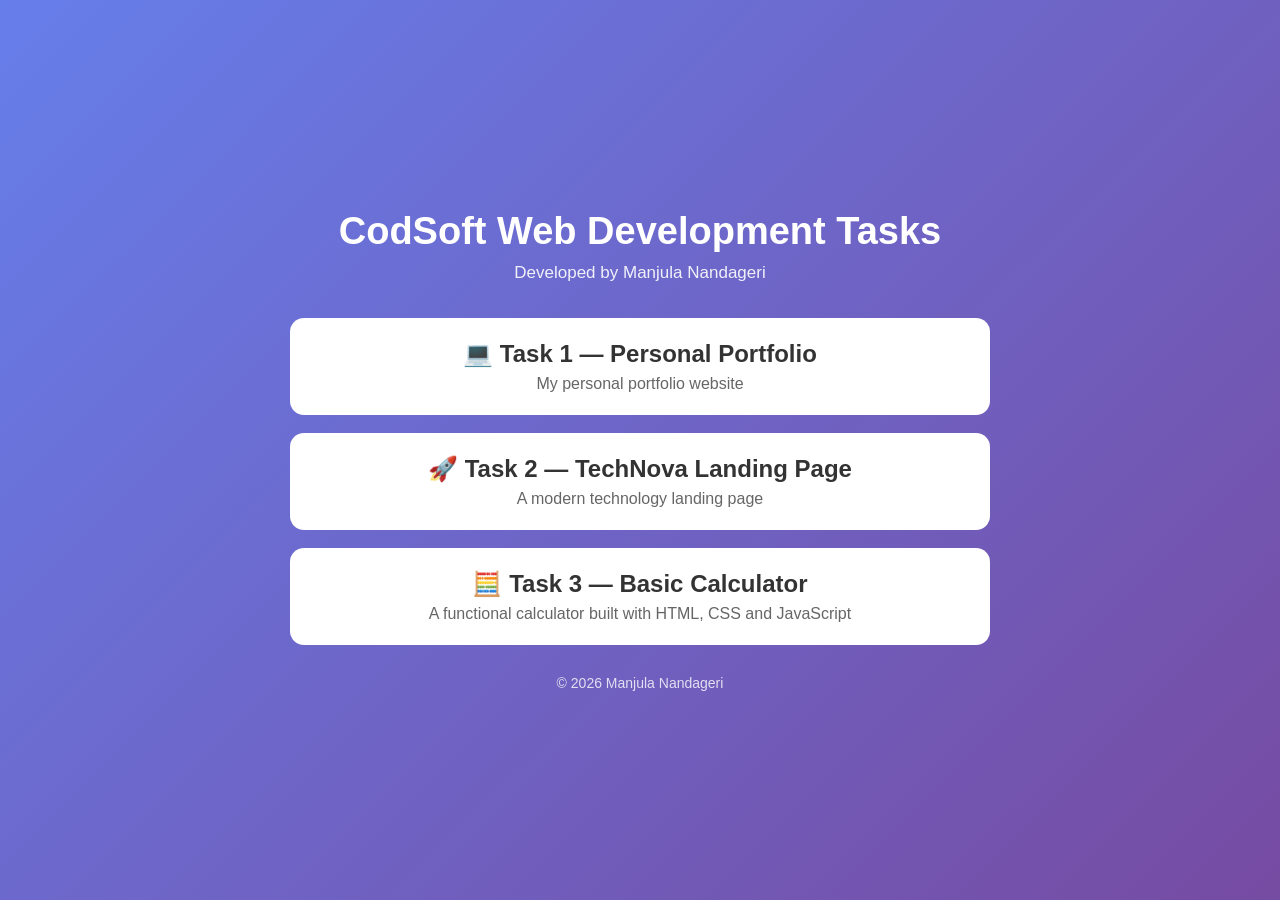
<file: index.html>
<!DOCTYPE html>
<html lang="en">
<head>
    <meta charset="UTF-8">
    <meta name="viewport" content="width=device-width, initial-scale=1.0">
    <title>Manjula | CodSoft Web Development Tasks</title>

    <style>
        * {
            box-sizing: border-box;
            margin: 0;
            padding: 0;
        }

        body {
            font-family: Arial, sans-serif;
            min-height: 100vh;
            display: flex;
            justify-content: center;
            align-items: center;
            background: linear-gradient(135deg, #667eea, #764ba2);
            color: white;
        }

        .container {
            width: 90%;
            max-width: 750px;
            text-align: center;
            padding: 40px 25px;
        }

        h1 {
            font-size: 38px;
            margin-bottom: 10px;
        }

        .subtitle {
            font-size: 17px;
            margin-bottom: 35px;
            opacity: 0.9;
        }

        .tasks {
            display: grid;
            gap: 18px;
        }

        .task {
            display: block;
            padding: 22px;
            background: white;
            color: #333;
            text-decoration: none;
            border-radius: 14px;
            transition: 0.3s;
        }

        .task:hover {
            transform: translateY(-4px);
            box-shadow: 0 10px 25px rgba(0, 0, 0, 0.2);
        }

        .task h2 {
            margin-bottom: 7px;
        }

        .task p {
            color: #666;
        }

        footer {
            margin-top: 30px;
            font-size: 14px;
            opacity: 0.8;
        }
    </style>
</head>

<body>

    <div class="container">

        <h1>CodSoft Web Development Tasks</h1>

        <p class="subtitle">
            Developed by Manjula Nandageri
        </p>

        <div class="tasks">

            <a href="Task1-portfolio/" class="task">
                <h2>💻 Task 1 — Personal Portfolio</h2>
                <p>My personal portfolio website</p>
            </a>

            <a href="Task2-Landing%20Page/" class="task">
                <h2>🚀 Task 2 — TechNova Landing Page</h2>
                <p>A modern technology landing page</p>
            </a>

            <a href="Task3-Calculator/" class="task">
                <h2>🧮 Task 3 — Basic Calculator</h2>
                <p>A functional calculator built with HTML, CSS and JavaScript</p>
            </a>

        </div>

        <footer>
            © 2026 Manjula Nandageri
        </footer>

    </div>

</body>
</html>
</file>
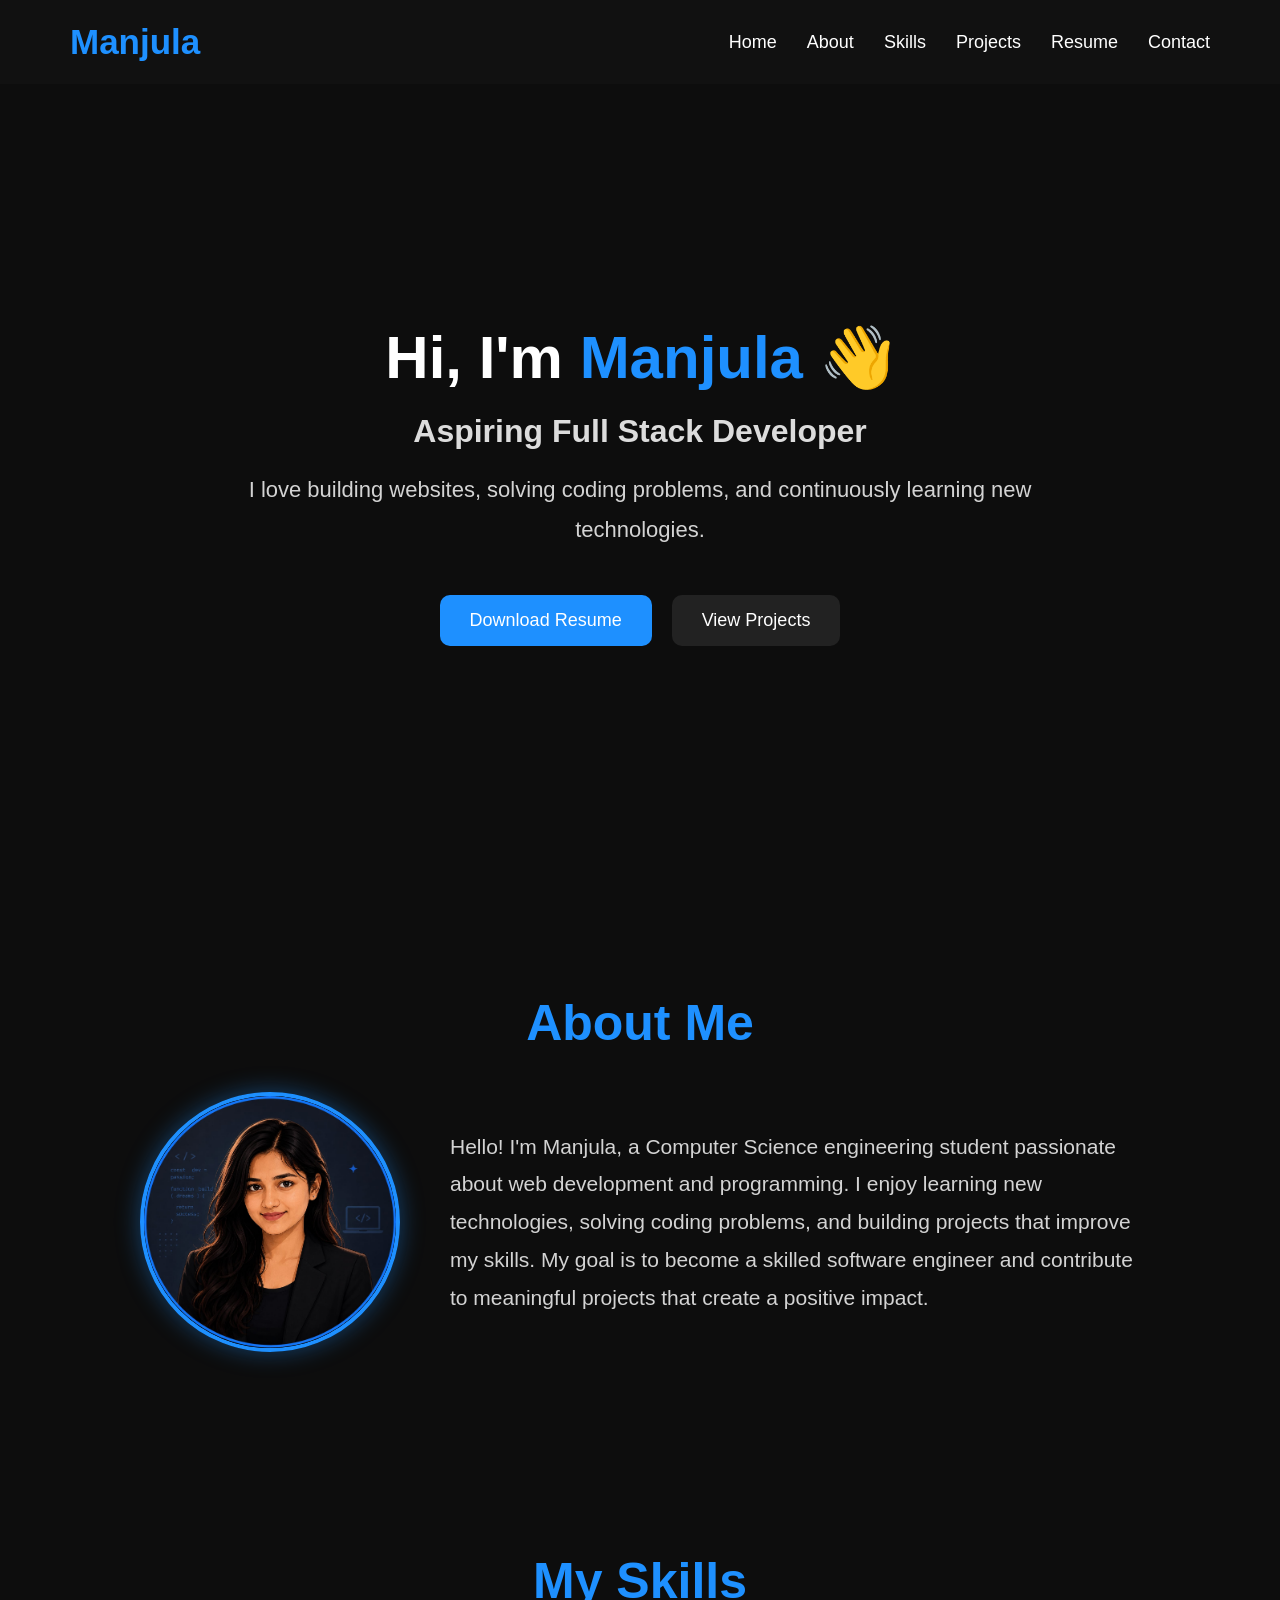
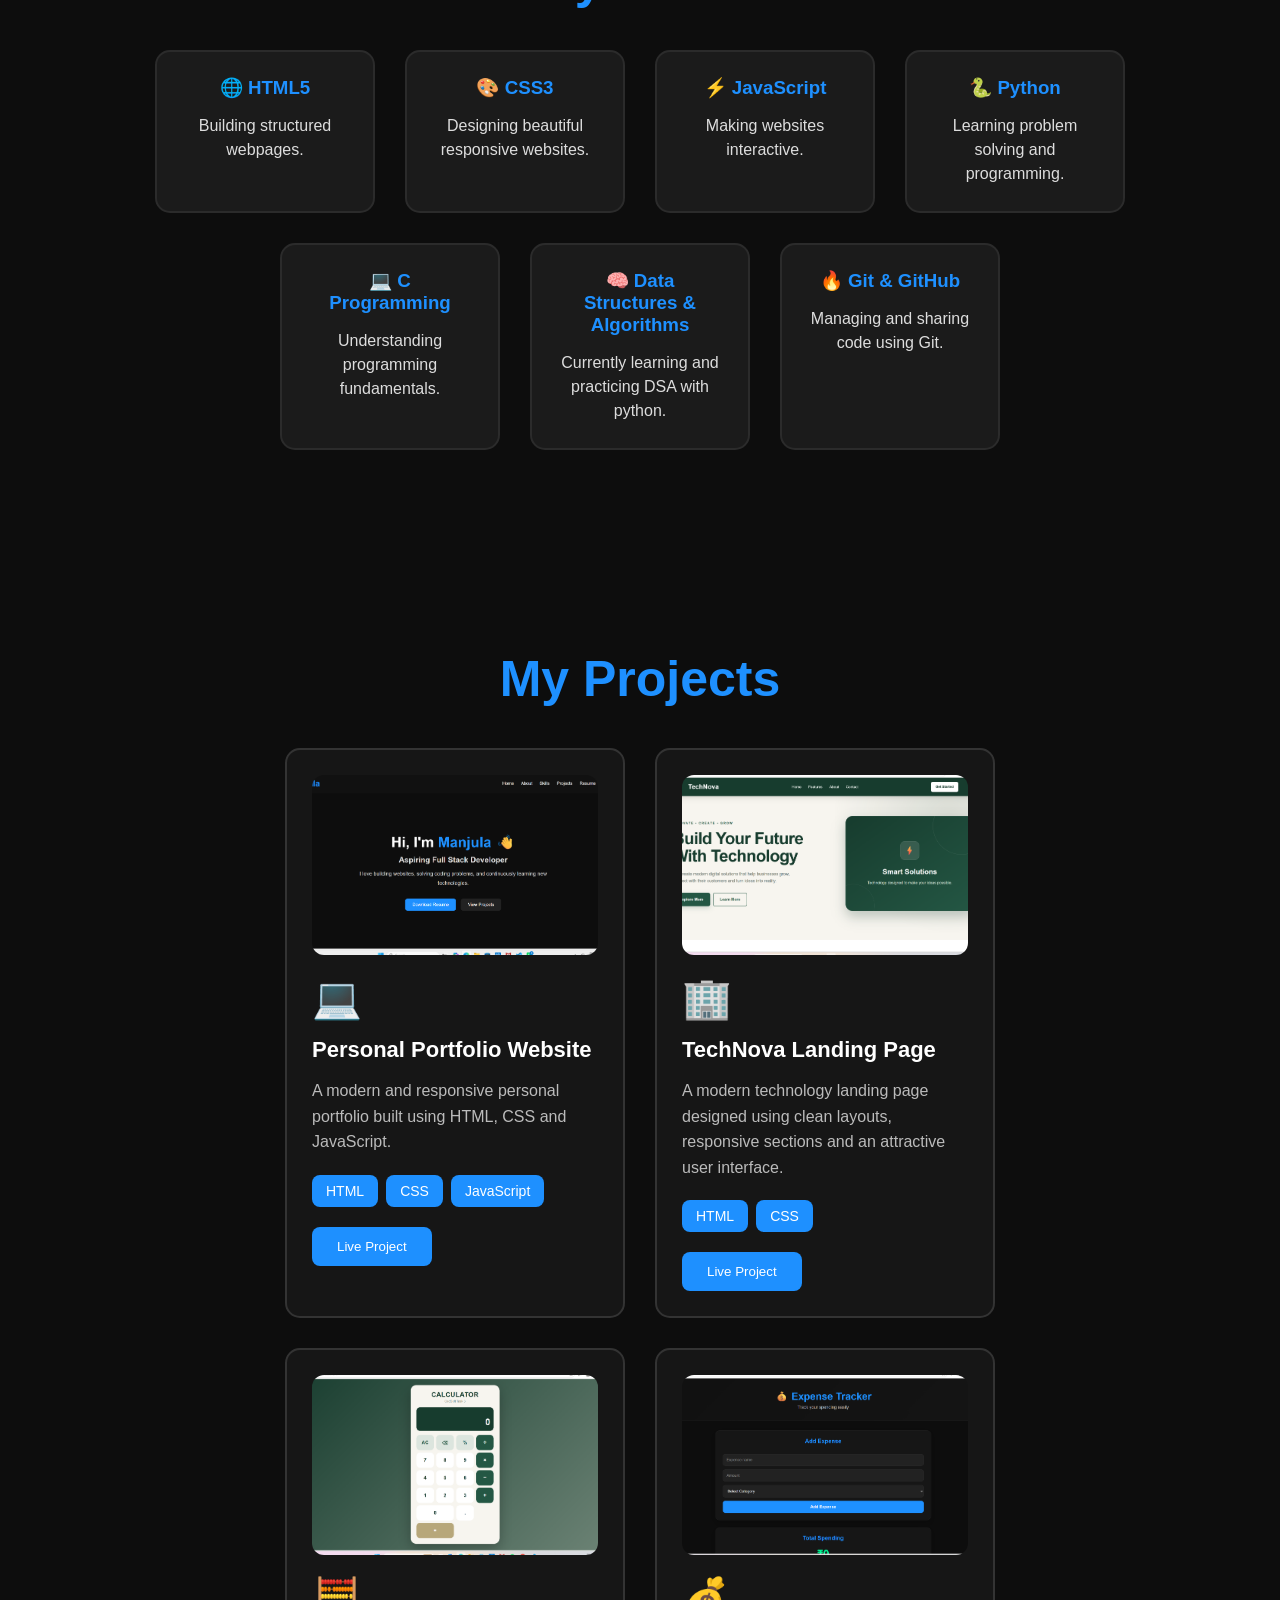
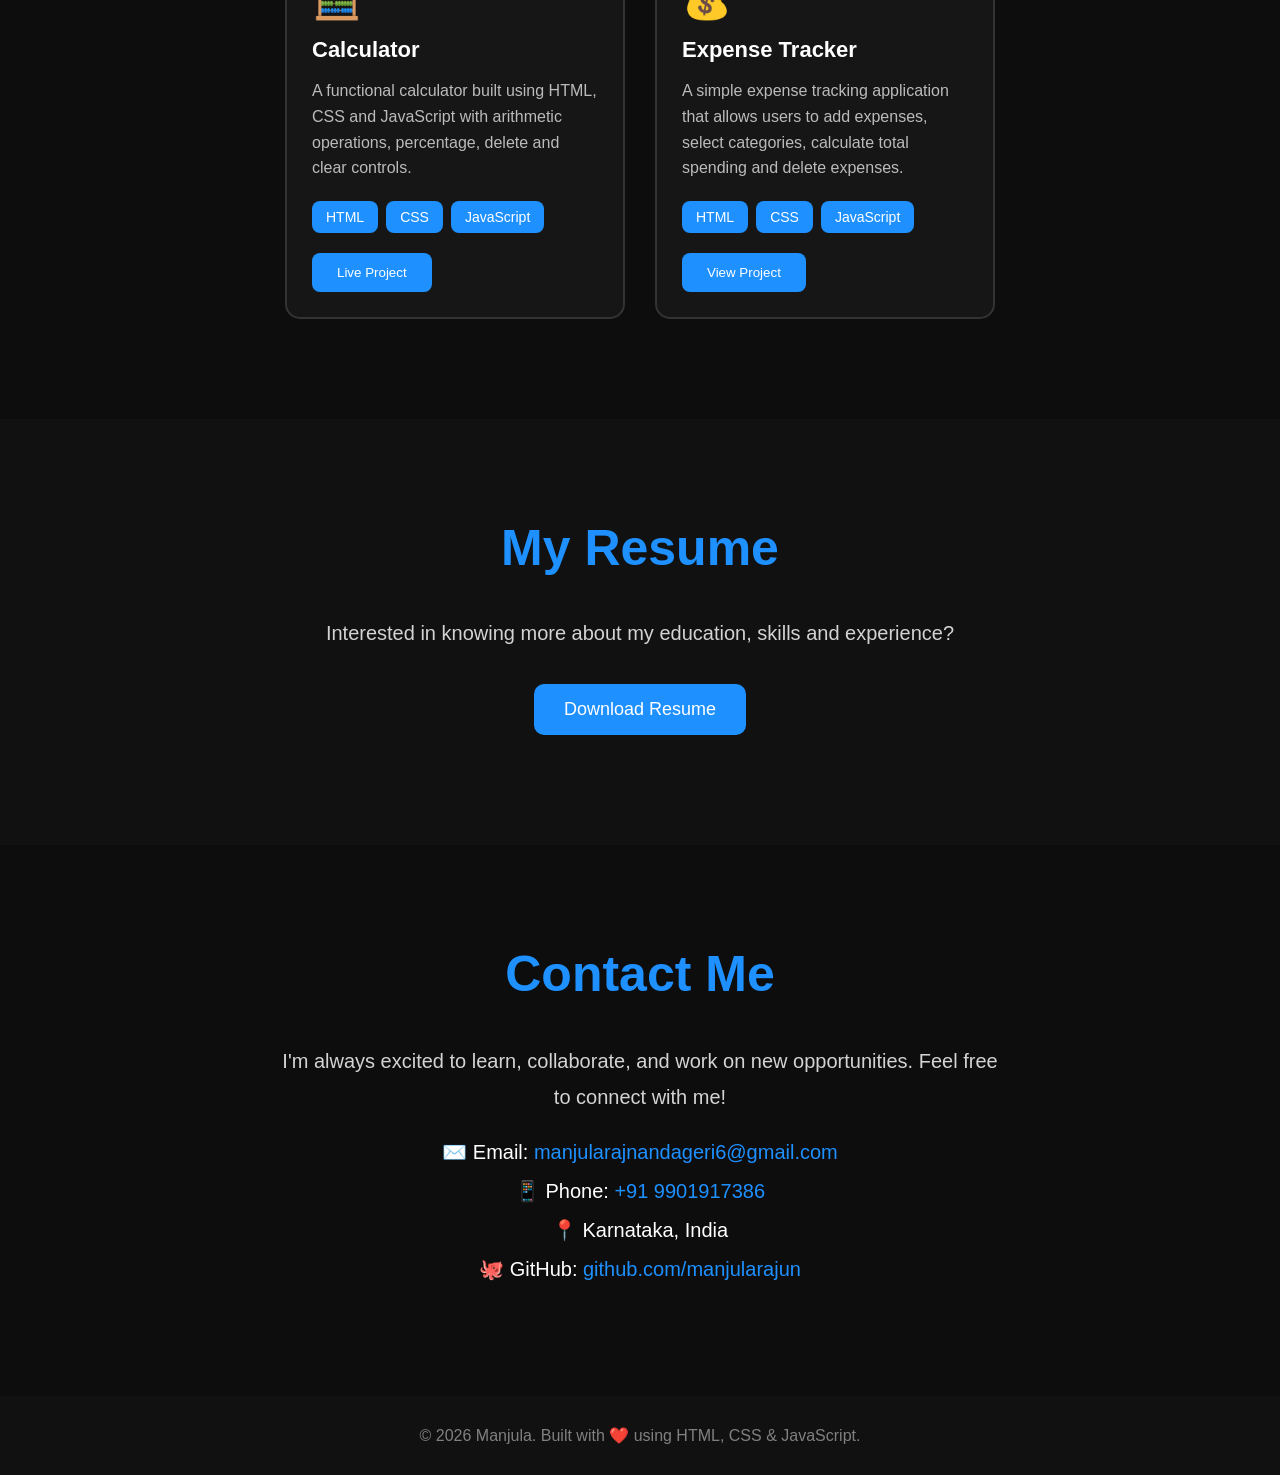
<file: Task1-portfolio/index.html>
<!DOCTYPE html>
<html lang="en">

<head>
    <meta charset="UTF-8">
    <meta name="viewport" content="width=device-width, initial-scale=1.0">

    <title>Project Eclipse | Manjula</title>

    <link rel="stylesheet" href="style.css">
</head>

<body>

    <header>
        <nav>
            <h2>Manjula</h2>

            <ul>
                <li><a href="#home">Home</a></li>
                <li><a href="#about">About</a></li>
                <li><a href="#skills">Skills</a></li>
                <li><a href="#projects">Projects</a></li>
                <li><a href="#resume">Resume</a></li>
                <li><a href="#contact">Contact</a></li>
            </ul>
        </nav>
    </header>


    <main>

        

        <section id="home" class="hero">

            <h1>Hi, I'm <span>Manjula</span> 👋</h1>

            <h2>Aspiring Full Stack Developer</h2>

            <p>
                I love building websites, solving coding problems,
                and continuously learning new technologies.
            </p>

            <div class="hero-buttons">

                <button id="resume-btn" class="btn1">
                    Download Resume
                </button>

                <button id="projects-btn" class="btn2">
                    View Projects
                </button>

            </div>

        </section>


        

        <section id="about" class="about">

            <h2 class="section-title">About Me</h2>

            <div class="about-content">

                <div class="about-image">
                    <img src="manjula.jpg" alt="Photo of Manjula">
                </div>

                <div class="about-text">

                    <p>
                        Hello! I'm Manjula, a Computer Science engineering
                        student passionate about web development and programming.
                        I enjoy learning new technologies, solving coding
                        problems, and building projects that improve my skills.
                        My goal is to become a skilled software engineer and
                        contribute to meaningful projects that create a positive impact.
                    </p>

                </div>

            </div>

        </section>


       

        <section id="skills" class="skills">

            <h2 class="section-title">My Skills</h2>

            <div class="skills-container">

                <div class="skill-box">
                    <h3>🌐 HTML5</h3>
                    <p>Building structured webpages.</p>
                </div>

                <div class="skill-box">
                    <h3>🎨 CSS3</h3>
                    <p>Designing beautiful responsive websites.</p>
                </div>

                <div class="skill-box">
                    <h3>⚡ JavaScript</h3>
                    <p>Making websites interactive.</p>
                </div>

                <div class="skill-box">
                    <h3>🐍 Python</h3>
                    <p>Learning problem solving and programming.</p>
                </div>

                <div class="skill-box">
                    <h3>💻 C Programming</h3>
                    <p>Understanding programming fundamentals.</p>
                </div>

                <div class="skill-box">
                    <h3>🧠 Data Structures & Algorithms</h3>
                    <p>Currently learning and practicing DSA with python.</p>
                </div>


                <div class="skill-box">
                    <h3>🔥 Git & GitHub</h3>
                    <p>Managing and sharing code using Git.</p>
                </div>

            </div>

        </section>


        

        <section id="projects" class="projects">

            <h2 class="section-title">My Projects</h2>

            <div class="project-container">


               

                <div class="project-card">

                    <div class="project-image">
                        <img src="portfolio-project.jpg"
                            alt="Personal Portfolio Website">
                    </div>

                    <div class="project-icon">💻</div>

                    <h3>Personal Portfolio Website</h3>

                    <p>
                        A modern and responsive personal portfolio
                        built using HTML, CSS and JavaScript.
                    </p>

                    <div class="project-tech">
                        <span>HTML</span>
                        <span>CSS</span>
                        <span>JavaScript</span>
                    </div>

                    <button
                        onclick="window.open('https://manjularajun.github.io/CODSOFT_TASKS/Task1-portfolio/', '_blank')">
                        Live Project
                    </button>

                </div>


               

                <div class="project-card">

                    <div class="project-image">
                        <img src="technova.jpg"
                            alt="TechNova Landing Page">
                    </div>

                    <div class="project-icon">🏢</div>

                    <h3>TechNova Landing Page</h3>

                    <p>
                        A modern technology landing page designed
                        using clean layouts, responsive sections
                        and an attractive user interface.
                    </p>

                    <div class="project-tech">
                        <span>HTML</span>
                        <span>CSS</span>
                    </div>

                    <button
                        onclick="window.open('https://manjularajun.github.io/CODSOFT_TASKS/Task2-Landing%20Page/', '_blank')">
                        Live Project
                    </button>

                </div>


                

                <div class="project-card">

                    <div class="project-image">
                        <img src="calculator.jpg"
                            alt="Calculator Project">
                    </div>

                    <div class="project-icon">🧮</div>

                    <h3>Calculator</h3>

                    <p>
                        A functional calculator built using HTML,
                        CSS and JavaScript with arithmetic operations,
                        percentage, delete and clear controls.
                    </p>

                    <div class="project-tech">
                        <span>HTML</span>
                        <span>CSS</span>
                        <span>JavaScript</span>
                    </div>

                    <button
                        onclick="window.open('https://manjularajun.github.io/CODSOFT_TASKS/Task3-Calculator/', '_blank')">
                        Live Project
                    </button>

                </div>


                

                <div class="project-card">

                    <div class="project-image">
                        <img src="expense-tracker.jpg"
                            alt="Expense Tracker Project">
                    </div>

                    <div class="project-icon">💰</div>

                    <h3>Expense Tracker</h3>

                    <p>
                        A simple expense tracking application that
                        allows users to add expenses, select categories,
                        calculate total spending and delete expenses.
                    </p>

                    <div class="project-tech">
                        <span>HTML</span>
                        <span>CSS</span>
                        <span>JavaScript</span>
                    </div>

                    <button
                        onclick="window.open('https://github.com/manjularajun/EXPENSE_TRACKER', '_blank')">
                        View Project
                    </button>

                </div>


            </div>

        </section>


       

        <section id="resume" class="resume">

            <h2 class="section-title">My Resume</h2>

            <p>
                Interested in knowing more about my education,
                skills and experience?
            </p>

            <button id="resume-section-btn" class="btn1">
                Download Resume
            </button>

        </section>


        

        <section id="contact" class="contact">

            <h2 class="section-title">Contact Me</h2>

            <p class="contact-text">
                I'm always excited to learn, collaborate, and work
                on new opportunities. Feel free to connect with me!
            </p>

            <div class="contact-info">

                <p>
                    ✉️ Email:
                    <a href="mailto:manjularajnandageri6@gmail.com">
                        manjularajnandageri6@gmail.com
                    </a>
                </p>

                <p>
                    📱 Phone:
                    <a href="tel:+919901917386">
                        +91 9901917386
                    </a>
                </p>

                <p>
                    📍 Karnataka, India
                </p>

                <p>
                    🐙 GitHub:
                    <a href="https://github.com/manjularajun"
                        target="_blank">
                        github.com/manjularajun
                    </a>
                </p>

            </div>

        </section>

    </main>


    

    <footer>

        <p>
            © 2026 Manjula. Built with ❤️ using HTML, CSS & JavaScript.
        </p>

    </footer>


    <script src="script.js"></script>

</body>

</html>
</file>
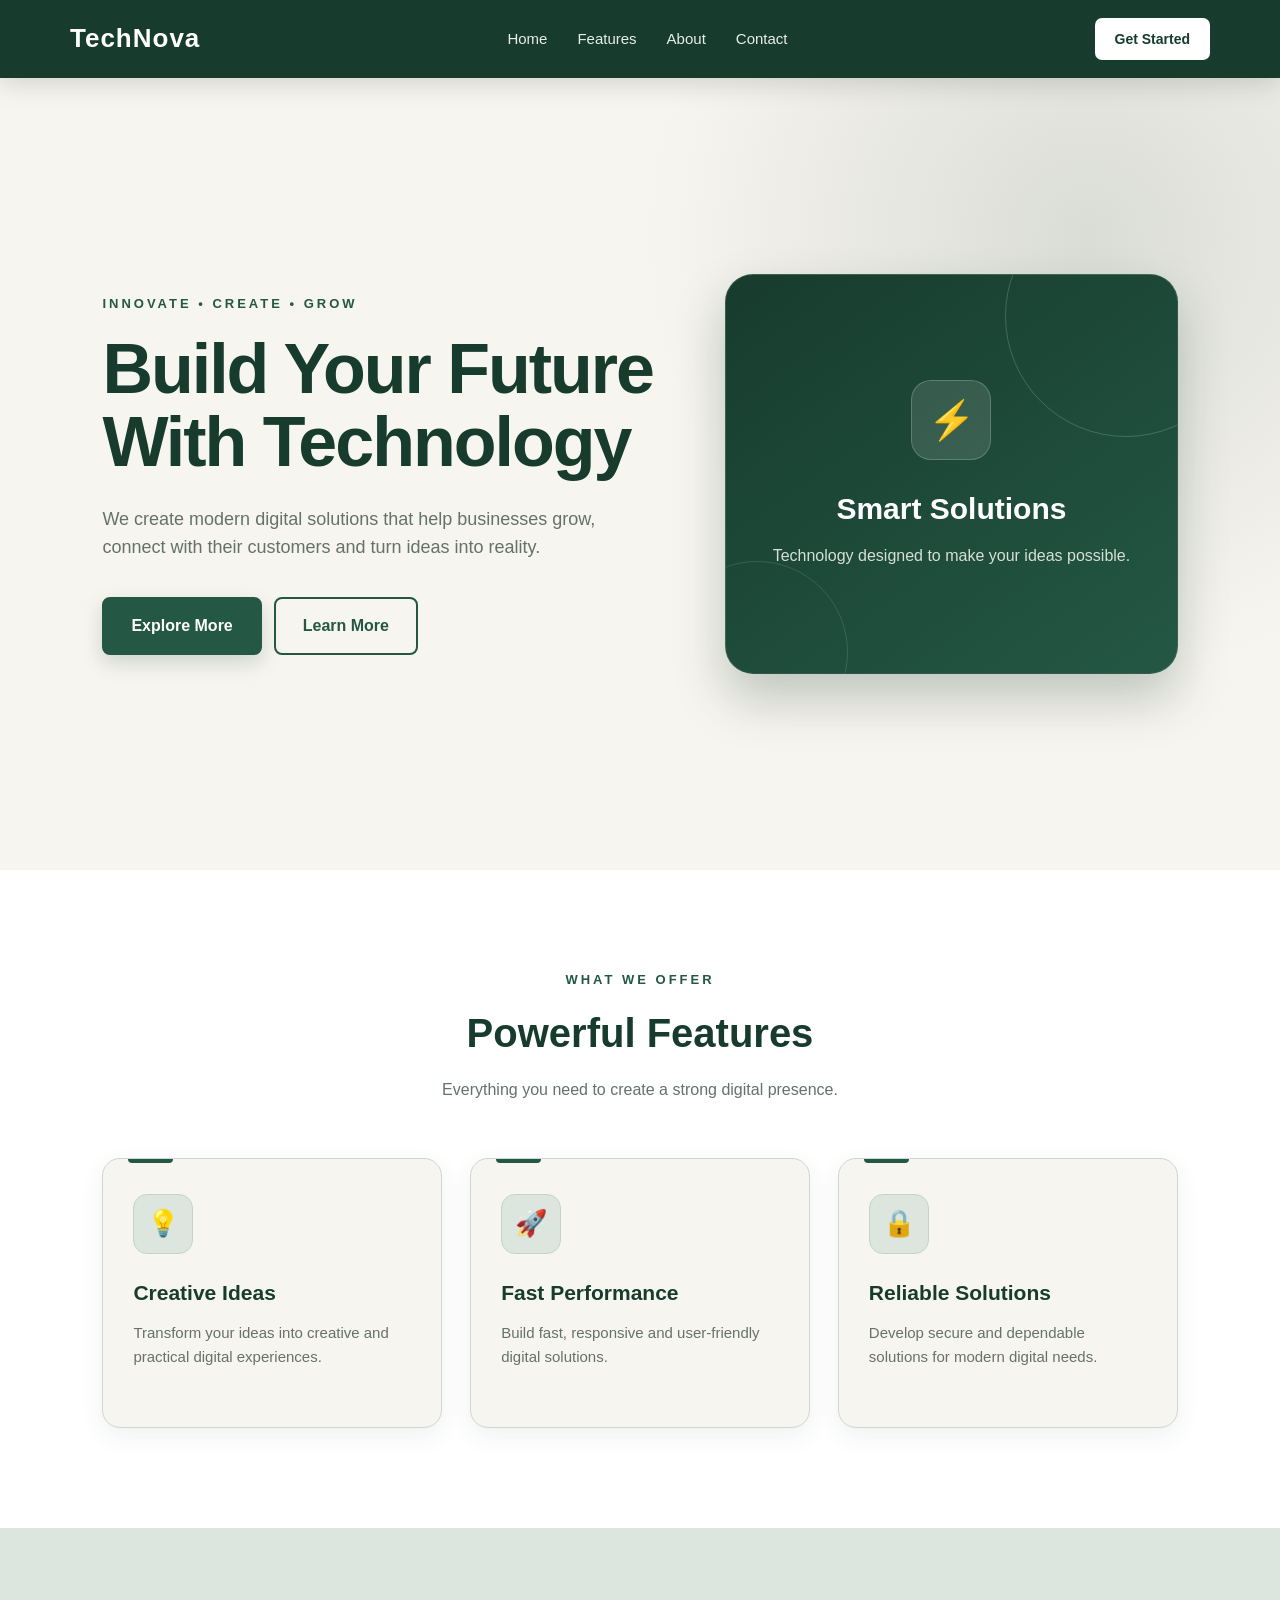
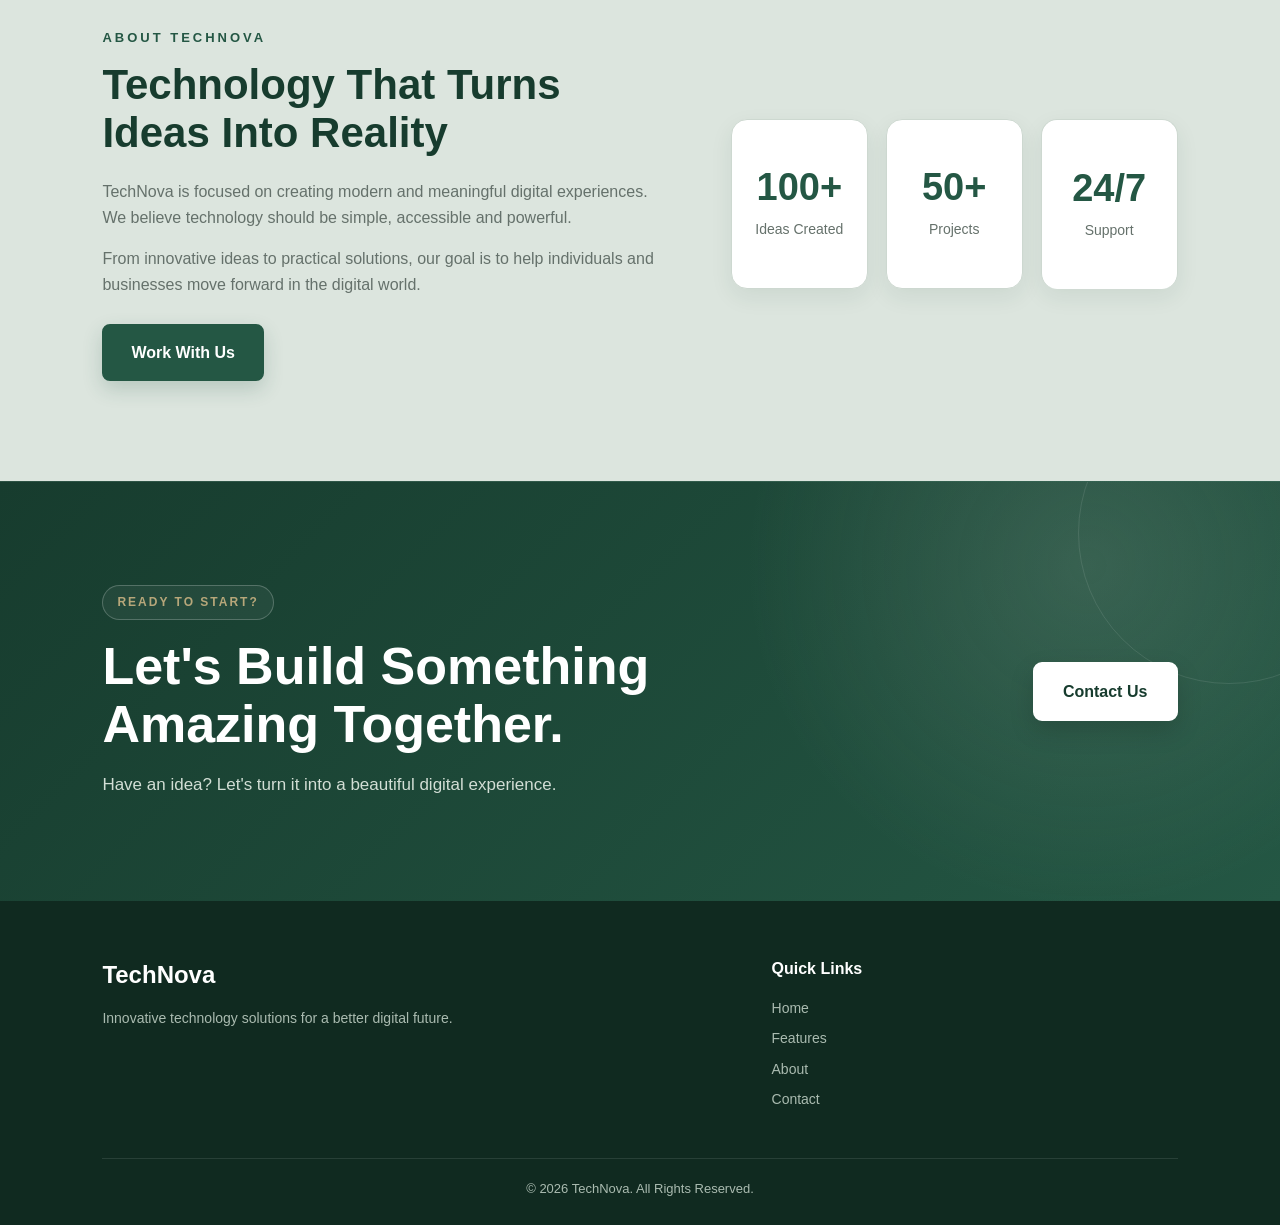
<file: Task2-Landing Page/index.html>
<!DOCTYPE html>
<html lang="en">
<head>
    <meta charset="UTF-8">
    <meta name="viewport" content="width=device-width, initial-scale=1.0">

    <title>TechNova | Innovative Technology Solutions</title>

    <link rel="stylesheet" href="style.css">
</head>

<body>

    <!-- Navigation Bar -->
    <header>
        <nav class="navbar">
            <div class="logo">TechNova</div>

            <ul class="nav-links">
                <li><a href="#home">Home</a></li>
                <li><a href="#features">Features</a></li>
                <li><a href="#about">About</a></li>
                <li><a href="#contact">Contact</a></li>
            </ul>

            <a href="#contact" class="nav-button">Get Started</a>
        </nav>
    </header>


    <!-- Hero Section -->
    <main>

        <section id="home" class="hero">
            <div class="hero-content">

                <p class="hero-tag">INNOVATE • CREATE • GROW</p>

                <h1>Build Your Future With Technology</h1>

                <p>
                    We create modern digital solutions that help businesses
                    grow, connect with their customers and turn ideas into reality.
                </p>

                <div class="hero-buttons">
                    <a href="#features" class="primary-button">Explore More</a>
                    <a href="#about" class="secondary-button">Learn More</a>
                </div>

            </div>

            <div class="hero-card">
                <div class="tech-icon">⚡</div>
                <h2>Smart Solutions</h2>
                <p>Technology designed to make your ideas possible.</p>
            </div>
        </section>


        <!-- Features Section -->
        <section id="features" class="features section">

            <div class="section-heading">
                <p>WHAT WE OFFER</p>
                <h2>Powerful Features</h2>
                <span>
                    Everything you need to create a strong digital presence.
                </span>
            </div>

            <div class="feature-container">

                <div class="feature-card">
                    <div class="feature-icon">💡</div>
                    <h3>Creative Ideas</h3>
                    <p>
                        Transform your ideas into creative and practical
                        digital experiences.
                    </p>
                </div>

                <div class="feature-card">
                    <div class="feature-icon">🚀</div>
                    <h3>Fast Performance</h3>
                    <p>
                        Build fast, responsive and user-friendly digital
                        solutions.
                    </p>
                </div>

                <div class="feature-card">
                    <div class="feature-icon">🔒</div>
                    <h3>Reliable Solutions</h3>
                    <p>
                        Develop secure and dependable solutions for modern
                        digital needs.
                    </p>
                </div>

            </div>

        </section>


        <!-- About Section -->
        <section id="about" class="about section">

            <div class="about-content">

                <p class="section-label">ABOUT TECHNOVA</p>

                <h2>Technology That Turns Ideas Into Reality</h2>

                <p>
                    TechNova is focused on creating modern and meaningful
                    digital experiences. We believe technology should be
                    simple, accessible and powerful.
                </p>

                <p>
                    From innovative ideas to practical solutions, our goal is
                    to help individuals and businesses move forward in the
                    digital world.
                </p>

                <a href="#contact" class="primary-button">Work With Us</a>

            </div>

            <div class="about-box">
                <div>
                    <strong>100+</strong>
                    <span>Ideas Created</span>
                </div>

                <div>
                    <strong>50+</strong>
                    <span>Projects</span>
                </div>

                <div>
                    <strong>24/7</strong>
                    <span>Support</span>
                </div>
            </div>

        </section>


        <!-- Call To Action -->
        <section id="contact" class="cta section">

            <div>
                <p>READY TO START?</p>
                <h2>Let's Build Something Amazing Together.</h2>
                <p>
                    Have an idea? Let's turn it into a beautiful digital
                    experience.
                </p>
            </div>

            <a href="mailto:technova@example.com" class="cta-button">
                Contact Us
            </a>

        </section>

    </main>


    <!-- Footer -->
    <footer>
        <div class="footer-content">

            <div>
                <h3>TechNova</h3>
                <p>
                    Innovative technology solutions for a better digital future.
                </p>
            </div>

            <div>
                <h4>Quick Links</h4>
                <a href="#home">Home</a>
                <a href="#features">Features</a>
                <a href="#about">About</a>
                <a href="#contact">Contact</a>
            </div>

        </div>

        <div class="footer-bottom">
            <p>© 2026 TechNova. All Rights Reserved.</p>
        </div>
    </footer>


</body>
</html>
</file>
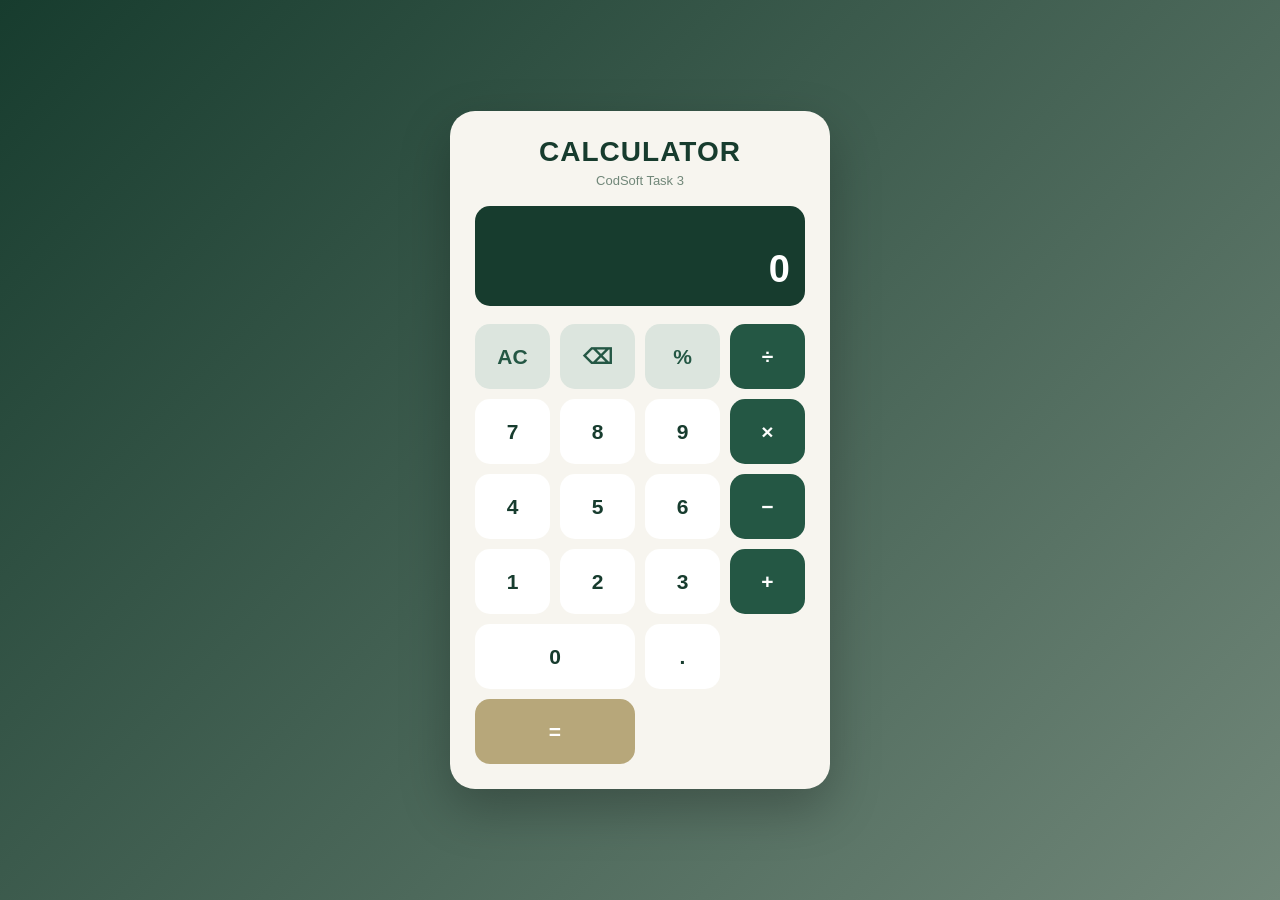
<file: Task3-Calculator/index.html>
<!DOCTYPE html>
<html lang="en">

<head>
    <meta charset="UTF-8">
    <meta name="viewport" content="width=device-width, initial-scale=1.0">

    <title>Calculator | CodSoft Task 3</title>

    <link rel="stylesheet" href="style.css">
</head>

<body>

    <div class="calculator">

        <div class="calculator-title">
            <h1>Calculator</h1>
            <p>CodSoft Task 3</p>
        </div>

        <div class="display">
            <div id="previous-display"></div>
            <div id="current-display">0</div>
        </div>

        <div class="buttons">

            <button class="function" id="clear">AC</button>
            <button class="function" id="delete">⌫</button>
            <button class="function" id="percentage">%</button>
            <button class="operator">÷</button>

            <button class="number">7</button>
            <button class="number">8</button>
            <button class="number">9</button>
            <button class="operator">×</button>

            <button class="number">4</button>
            <button class="number">5</button>
            <button class="number">6</button>
            <button class="operator">−</button>

            <button class="number">1</button>
            <button class="number">2</button>
            <button class="number">3</button>
            <button class="operator">+</button>

            <button class="number zero">0</button>
            <button class="number">.</button>
            <button class="equals">=</button>

        </div>

    </div>

    <script src="script.js"></script>

</body>

</html>
</file>
<file: Task1-portfolio/style.css>
html {
    scroll-behavior: smooth;
}

* {
    margin: 0;
    padding: 0;
    box-sizing: border-box;
}

body {
    background: #0d0d0d;
    color: white;
    font-family: Arial, sans-serif;
}




nav {
    display: flex;
    justify-content: space-between;
    align-items: center;
    padding: 22px 70px;
    background: #111;
    position: sticky;
    top: 0;
    z-index: 1000;
}

nav h2 {
    color: dodgerblue;
    font-size: 35px;
}

nav ul {
    display: flex;
    list-style: none;
    gap: 30px;
}

nav a {
    color: white;
    text-decoration: none;
    font-size: 18px;
    transition: 0.3s;
}

nav a:hover {
    color: dodgerblue;
}




.hero {
    min-height: 90vh;
    display: flex;
    flex-direction: column;
    justify-content: center;
    align-items: center;
    text-align: center;
    padding: 40px 20px;
}

.hero h1 {
    font-size: 60px;
    margin-bottom: 20px;
}

.hero span {
    color: dodgerblue;
}

.hero h2 {
    font-size: 32px;
    color: #dcdcdc;
    margin-bottom: 20px;
}

.hero p {
    width: 70%;
    max-width: 800px;
    font-size: 22px;
    color: lightgray;
    line-height: 1.8;
}

.hero-buttons {
    display: flex;
    justify-content: center;
    flex-wrap: wrap;
    margin-top: 35px;
}




.btn1,
.btn2 {
    padding: 15px 30px;
    margin: 10px;
    border: none;
    border-radius: 10px;
    font-size: 18px;
    cursor: pointer;
    transition: 0.3s;
}

.btn1 {
    background: dodgerblue;
    color: white;
}

.btn2 {
    background: #222;
    color: white;
}

.btn1:hover,
.btn2:hover {
    transform: translateY(-5px);
    background: royalblue;
}




.about,
.skills,
.projects,
.resume,
.contact {
    padding: 100px 10%;
    text-align: center;
}

.section-title {
    font-size: 50px;
    color: dodgerblue;
    margin-bottom: 40px;
}



.about-content {
    display: flex;
    justify-content: center;
    align-items: center;
    gap: 50px;
    max-width: 1000px;
    margin: auto;
}

.about-image {
    width: 260px;
    height: 260px;
    flex-shrink: 0;
    border-radius: 50%;
    overflow: hidden;
    border: 4px solid dodgerblue;
    box-shadow: 0 0 25px rgba(30, 144, 255, 0.4);
}

.about-image img {
    width: 100%;
    height: 100%;
    object-fit: cover;
}

.about-text {
    flex: 1;
}

.about-text p {
    font-size: 21px;
    color: lightgray;
    line-height: 1.8;
    text-align: left;
}



.skills-container {
    display: flex;
    justify-content: center;
    flex-wrap: wrap;
    gap: 30px;
}

.skill-box {
    width: 220px;
    background: #1b1b1b;
    border: 2px solid #2b2b2b;
    padding: 25px;
    border-radius: 15px;
    transition: 0.3s;
}

.skill-box h3 {
    color: dodgerblue;
    margin-bottom: 15px;
}

.skill-box p {
    color: #ddd;
    line-height: 1.5;
}

.skill-box:hover {
    transform: translateY(-10px);
    box-shadow: 0 0 20px dodgerblue;
}



.project-container {
    display: flex;
    justify-content: center;
    flex-wrap: wrap;
    gap: 30px;
    margin-top: 40px;
}

.project-card {
    width: 340px;
    background: #161616;
    padding: 25px;
    border-radius: 15px;
    border: 2px solid #333;
    text-align: left;
    transition: 0.3s;
}

.project-card:hover {
    transform: translateY(-10px);
    border-color: dodgerblue;
    box-shadow: 0 10px 30px rgba(30, 144, 255, 0.2);
}




.project-image {
    width: 100%;
    height: 180px;
    margin-bottom: 20px;
    border-radius: 12px;
    overflow: hidden;
    background: #222;
}

.project-image img {
    width: 100%;
    height: 100%;
    object-fit: cover;
    display: block;
}




.project-icon {
    font-size: 40px;
    margin-bottom: 15px;
}

.project-card h3 {
    color: white;
    font-size: 22px;
    margin-bottom: 15px;
}

.project-card p {
    color: #bbb;
    line-height: 1.6;
    margin-bottom: 20px;
}




.project-tech {
    display: flex;
    gap: 8px;
    flex-wrap: wrap;
    margin-bottom: 20px;
}

.project-tech span {
    padding: 8px 14px;
    border-radius: 8px;
    background: dodgerblue;
    color: white;
    font-size: 14px;
}




.project-card button {
    background: dodgerblue;
    color: white;
    border: none;
    padding: 12px 25px;
    border-radius: 8px;
    cursor: pointer;
    transition: 0.3s;
}

.project-card button:hover {
    transform: scale(1.05);
}

.project-card button:disabled {
    background: #444;
    color: #aaa;
    cursor: not-allowed;
}

.project-card button:disabled:hover {
    transform: none;
}




.resume {
    background: #111;
}

.resume p {
    color: lightgray;
    font-size: 20px;
    margin-bottom: 25px;
    line-height: 1.6;
}



.contact-text {
    width: 70%;
    max-width: 800px;
    margin: 25px auto;
    color: lightgray;
    font-size: 20px;
    line-height: 1.8;
}

.contact-info p {
    margin: 15px;
    font-size: 20px;
}

.contact-info a {
    color: dodgerblue;
    text-decoration: none;
    transition: 0.3s;
}

.contact-info a:hover {
    color: white;
    text-decoration: underline;
}




footer {
    text-align: center;
    padding: 30px;
    background: #111;
    color: gray;
}




@media (max-width: 768px) {

    
    nav {
        flex-direction: column;
        gap: 20px;
        padding: 20px;
    }

    nav ul {
        flex-wrap: wrap;
        justify-content: center;
        gap: 15px;
    }

    nav a {
        font-size: 16px;
    }


    

    .hero {
        min-height: 80vh;
        padding: 60px 20px;
    }

    .hero h1 {
        font-size: 40px;
    }

    .hero h2 {
        font-size: 24px;
    }

    .hero p {
        width: 90%;
        font-size: 16px;
        line-height: 1.6;
    }

    .hero-buttons {
        flex-direction: column;
        align-items: center;
    }

    .hero-buttons button {
        width: 220px;
    }


    

    .about,
    .skills,
    .projects,
    .resume,
    .contact {
        padding: 80px 20px;
    }

    .section-title {
        font-size: 40px;
    }


    

    .about-content {
        flex-direction: column;
        gap: 30px;
    }

    .about-image {
        width: 220px;
        height: 220px;
    }

    .about-text p {
        text-align: center;
        font-size: 17px;
    }


    

    .skills-container {
        flex-direction: column;
        align-items: center;
    }

    .skill-box {
        width: 90%;
        max-width: 350px;
    }


    

    .project-container {
        flex-direction: column;
        align-items: center;
    }

    .project-card {
        width: 90%;
        max-width: 350px;
    }

    .project-image {
        height: 170px;
    }


    .contact-text {
        width: 90%;
        font-size: 17px;
    }

    .contact-info p {
        font-size: 16px;
        word-break: break-word;
    }

}
</file>
<file: Task2-Landing Page/style.css>
/* ==========================================
   TECHNOVA
   HUNTER GREEN + SAGE PREMIUM THEME
   ========================================== */

:root {
    --forest: #173C2E;
    --hunter: #245744;
    --sage: #718779;
    --light-sage: #DCE5DE;
    --cream: #F7F5EF;
    --white: #FFFFFF;
    --text: #17231E;
    --muted: #65716B;
    --border: #CDD8D0;
    --accent: #B7A77A;
}


/* ==========================================
   RESET
   ========================================== */

* {
    margin: 0;
    padding: 0;
    box-sizing: border-box;
}

html {
    scroll-behavior: smooth;
}

body {
    font-family: Arial, Helvetica, sans-serif;
    background: var(--cream);
    color: var(--text);
    line-height: 1.6;
}


/* ==========================================
   NAVIGATION
   ========================================== */

header {
    width: 100%;
    background: var(--forest);
    position: sticky;
    top: 0;
    z-index: 1000;
    box-shadow: 0 5px 25px rgba(0, 0, 0, 0.15);
}

.navbar {
    max-width: 1200px;
    margin: auto;
    padding: 18px 30px;

    display: flex;
    align-items: center;
    justify-content: space-between;
    gap: 25px;
}

.logo {
    color: var(--white);
    font-size: 26px;
    font-weight: bold;
    letter-spacing: 1px;
}

.nav-links {
    display: flex;
    gap: 30px;
    list-style: none;
}

.nav-links a {
    color: #E7EEE9;
    text-decoration: none;
    font-size: 15px;
    font-weight: 500;
    transition: 0.3s ease;
}

.nav-links a:hover {
    color: var(--accent);
}

.nav-button {
    text-decoration: none;
    color: var(--forest);
    background: var(--white);

    padding: 10px 20px;
    border-radius: 7px;

    font-size: 14px;
    font-weight: bold;

    transition: 0.3s ease;
}

.nav-button:hover {
    background: var(--light-sage);
    transform: translateY(-2px);
}


/* ==========================================
   GENERAL SECTIONS
   ========================================== */

.section {
    padding: 100px 8%;
}


/* ==========================================
   HERO
   ========================================== */

.hero {
    min-height: 88vh;

    display: grid;
    grid-template-columns: 1.1fr 0.9fr;

    align-items: center;

    gap: 70px;

    padding: 90px 8%;

    background:
        radial-gradient(
            circle at 85% 20%,
            rgba(113, 135, 121, 0.22),
            transparent 35%
        ),
        var(--cream);
}

.hero-content {
    max-width: 650px;
}

.hero-tag {
    color: var(--hunter);

    font-size: 13px;
    font-weight: bold;

    letter-spacing: 3px;

    margin-bottom: 18px;
}

.hero-content h1 {
    color: var(--forest);

    font-size: clamp(45px, 6vw, 70px);

    line-height: 1.05;

    letter-spacing: -2px;

    margin-bottom: 25px;
}

.hero-content > p:not(.hero-tag) {
    color: var(--muted);

    font-size: 18px;

    max-width: 560px;

    margin-bottom: 35px;
}


/* ==========================================
   HERO BUTTONS
   ========================================== */

.hero-buttons {
    display: flex;
    gap: 12px;
    flex-wrap: wrap;
}

.primary-button,
.secondary-button {
    display: inline-block;

    padding: 14px 27px;

    border-radius: 8px;

    text-decoration: none;

    font-weight: 600;

    transition: 0.3s ease;
}

.primary-button {
    background: var(--hunter);
    color: var(--white);

    border: 2px solid var(--hunter);

    box-shadow: 0 8px 20px rgba(36, 87, 68, 0.2);
}

.primary-button:hover {
    background: var(--forest);

    border-color: var(--forest);

    transform: translateY(-3px);
}

.secondary-button {
    background: transparent;

    color: var(--hunter);

    border: 2px solid var(--hunter);
}

.secondary-button:hover {
    background: var(--hunter);
    color: var(--white);

    transform: translateY(-3px);
}


/* ==========================================
   HERO CARD
   ========================================== */

.hero-card {
    min-height: 400px;

    padding: 45px;

    border-radius: 28px;

    background:
        linear-gradient(
            145deg,
            var(--forest),
            var(--hunter)
        );

    color: var(--white);

    display: flex;
    flex-direction: column;

    justify-content: center;
    align-items: center;

    text-align: center;

    position: relative;

    overflow: hidden;

    border: 1px solid rgba(255, 255, 255, 0.12);

    box-shadow:
        0 25px 50px rgba(23, 60, 46, 0.25);
}

.hero-card::before {
    content: "";

    position: absolute;

    width: 240px;
    height: 240px;

    border: 1px solid rgba(255, 255, 255, 0.18);

    border-radius: 50%;

    top: -80px;
    right: -70px;
}

.hero-card::after {
    content: "";

    position: absolute;

    width: 180px;
    height: 180px;

    border: 1px solid rgba(255, 255, 255, 0.12);

    border-radius: 50%;

    bottom: -70px;
    left: -60px;
}

.tech-icon {
    width: 80px;
    height: 80px;

    display: flex;
    align-items: center;
    justify-content: center;

    background: rgba(255, 255, 255, 0.12);

    border: 1px solid rgba(255, 255, 255, 0.2);

    border-radius: 20px;

    font-size: 38px;

    margin-bottom: 25px;

    position: relative;
    z-index: 2;
}

.hero-card h2 {
    font-size: 30px;

    margin-bottom: 10px;

    position: relative;
    z-index: 2;
}

.hero-card p {
    color: #D5E0D8;

    position: relative;
    z-index: 2;
}


/* ==========================================
   FEATURES HEADING
   ========================================== */

.features {
    background: var(--white);
}

.section-heading {
    text-align: center;

    max-width: 700px;

    margin: 0 auto 55px;
}

.section-heading > p {
    color: var(--hunter);

    font-size: 13px;

    font-weight: bold;

    letter-spacing: 3px;

    margin-bottom: 10px;
}

.section-heading h2 {
    color: var(--forest);

    font-size: 40px;

    margin-bottom: 12px;
}

.section-heading span {
    color: var(--muted);

    font-size: 16px;
}


/* ==========================================
   FEATURE CARDS
   ========================================== */

.feature-container {
    max-width: 1100px;

    margin: auto;

    display: grid;

    grid-template-columns: repeat(3, 1fr);

    gap: 28px;
}

.feature-card {
    background: var(--cream);

    padding: 35px 30px;

    min-height: 270px;

    border: 1px solid var(--border);

    border-radius: 18px;

    position: relative;

    box-shadow:
        0 8px 25px rgba(23, 60, 46, 0.07);

    transition: all 0.35s ease;
}

.feature-card::before {
    content: "";

    position: absolute;

    top: 0;
    left: 25px;

    width: 45px;
    height: 4px;

    background: var(--hunter);

    border-radius: 0 0 5px 5px;
}

.feature-card:hover {
    transform: translateY(-10px);

    border-color: var(--sage);

    box-shadow:
        0 20px 40px rgba(23, 60, 46, 0.14);
}

.feature-icon {
    width: 60px;
    height: 60px;

    display: flex;
    align-items: center;
    justify-content: center;

    background: var(--light-sage);

    border: 1px solid #C6D3C9;

    border-radius: 14px;

    font-size: 26px;

    margin-bottom: 22px;
}

.feature-card h3 {
    color: var(--forest);

    font-size: 21px;

    margin-bottom: 12px;
}

.feature-card p {
    color: var(--muted);

    font-size: 15px;
}


/* ==========================================
   ABOUT
   ========================================== */

.about {
    background: var(--light-sage);

    display: grid;

    grid-template-columns: 1fr 0.8fr;

    align-items: center;

    gap: 70px;
}

.section-label {
    color: var(--hunter);

    font-size: 13px;

    font-weight: bold;

    letter-spacing: 3px;

    margin-bottom: 12px;
}

.about-content h2 {
    color: var(--forest);

    font-size: 42px;

    line-height: 1.15;

    margin-bottom: 22px;
}

.about-content > p:not(.section-label) {
    color: var(--muted);

    margin-bottom: 16px;

    max-width: 650px;
}

.about-content .primary-button {
    margin-top: 10px;
}


/* ==========================================
   ABOUT STATISTICS BOX
   ========================================== */

.about-box {
    background: var(--white);

    padding: 40px;

    border-radius: 22px;

    border: 1px solid var(--border);

    display: grid;

    grid-template-columns: 1fr;

    gap: 0;

    box-shadow:
        0 15px 35px rgba(23, 60, 46, 0.10);
}

.about-box > div {
    padding: 25px 10px;

    display: flex;

    align-items: center;

    justify-content: space-between;

    border-bottom: 1px solid var(--border);
}

.about-box > div:last-child {
    border-bottom: none;
}

.about-box strong {
    color: var(--hunter);

    font-size: 36px;
}

.about-box span {
    color: var(--muted);

    font-size: 15px;
}


/* ==========================================
   CTA
   ========================================== */

.cta {
    background:
        linear-gradient(
            135deg,
            var(--forest),
            var(--hunter)
        );

    color: var(--white);

    display: flex;

    justify-content: space-between;

    align-items: center;

    gap: 40px;

    position: relative;

    overflow: hidden;
}

.cta::before {
    content: "";

    position: absolute;

    width: 300px;
    height: 300px;

    border: 1px solid rgba(255,255,255,0.10);

    border-radius: 50%;

    right: -100px;
    top: -100px;
}

.cta > div {
    position: relative;
    z-index: 2;
}

.cta > div > p:first-child {
    color: var(--accent);

    font-size: 13px;

    font-weight: bold;

    letter-spacing: 3px;

    margin-bottom: 10px;
}

.cta h2 {
    font-size: 42px;

    line-height: 1.15;

    max-width: 750px;

    margin-bottom: 15px;
}

.cta h2 + p {
    color: #CBD8CE;
}

.cta-button {
    display: inline-block;

    padding: 14px 28px;

    background: var(--white);

    color: var(--forest);

    text-decoration: none;

    border-radius: 8px;

    font-weight: bold;

    white-space: nowrap;

    position: relative;
    z-index: 2;

    transition: 0.3s ease;
}

.cta-button:hover {
    background: var(--light-sage);

    transform: translateY(-3px);
}


/* ==========================================
   FOOTER
   ========================================== */

footer {
    background: #102A20;

    color: #AABBB0;

    padding: 55px 8% 25px;
}

.footer-content {
    max-width: 1100px;

    margin: auto;

    display: grid;

    grid-template-columns: 1.5fr 1fr;

    gap: 60px;

    padding-bottom: 40px;
}

.footer-content h3 {
    color: var(--white);

    font-size: 24px;

    margin-bottom: 12px;
}

.footer-content h4 {
    color: var(--white);

    margin-bottom: 15px;
}

.footer-content p {
    max-width: 400px;

    font-size: 14px;
}

.footer-content a {
    display: block;

    color: #AABBB0;

    text-decoration: none;

    margin-bottom: 8px;

    font-size: 14px;

    transition: 0.3s ease;
}

.footer-content a:hover {
    color: var(--white);
}

.footer-bottom {
    max-width: 1100px;

    margin: auto;

    padding-top: 20px;

    border-top: 1px solid rgba(255,255,255,0.10);

    text-align: center;
}

.footer-bottom p {
    font-size: 13px;
}


/* ==========================================
   TABLET
   ========================================== */

@media (max-width: 900px) {

    .navbar {
        padding: 18px 5%;
    }

    .hero {
        grid-template-columns: 1fr;

        text-align: center;

        padding: 75px 6%;
    }

    .hero-content {
        margin: auto;
    }

    .hero-content > p:not(.hero-tag) {
        margin-left: auto;
        margin-right: auto;
    }

    .hero-buttons {
        justify-content: center;
    }

    .feature-container {
        grid-template-columns: 1fr 1fr;
    }

    .about {
        grid-template-columns: 1fr;

        padding: 80px 6%;
    }

    .cta {
        flex-direction: column;

        text-align: center;
    }

    .cta h2 {
        margin-left: auto;
        margin-right: auto;
    }
}


/* ==========================================
   MOBILE
   ========================================== */

@media (max-width: 600px) {

    .navbar {
        flex-direction: column;

        gap: 15px;

        padding: 16px 5%;
    }

    .nav-links {
        gap: 15px;

        flex-wrap: wrap;

        justify-content: center;
    }

    .nav-button {
        display: none;
    }

    .hero {
        padding: 65px 5%;
    }

    .hero-content h1 {
        font-size: 42px;

        letter-spacing: -1px;
    }

    .hero-card {
        min-height: 300px;

        padding: 30px;
    }

    .section {
        padding: 70px 5%;
    }

    .section-heading h2 {
        font-size: 32px;
    }

    .feature-container {
        grid-template-columns: 1fr;
    }

    .feature-card {
        min-height: auto;
    }

    .about-content h2 {
        font-size: 32px;
    }

    .about-box {
        padding: 25px;
    }

    .cta {
        padding: 70px 5%;
    }

    .cta h2 {
        font-size: 32px;
    }

    .footer-content {
        grid-template-columns: 1fr;

        gap: 35px;
    }
}

/* ==========================================
   FINAL POLISH — ABOUT STATS
   ========================================== */

.about-box {
    background: transparent;
    border: none;
    box-shadow: none;

    padding: 0;

    display: grid;
    grid-template-columns: repeat(3, 1fr);

    gap: 18px;
}

.about-box > div {
    background: var(--white);

    min-height: 170px;

    padding: 25px 18px;

    border: 1px solid var(--border);

    border-radius: 16px;

    display: flex;
    flex-direction: column;

    justify-content: center;
    align-items: center;

    text-align: center;

    box-shadow: 0 8px 22px rgba(23, 60, 46, 0.08);

    transition: 0.3s ease;
}

.about-box > div:hover {
    transform: translateY(-7px);

    border-color: var(--sage);

    box-shadow: 0 15px 30px rgba(23, 60, 46, 0.14);
}

.about-box strong {
    color: var(--hunter);

    font-size: 38px;

    line-height: 1;

    margin-bottom: 12px;
}

.about-box span {
    color: var(--muted);

    font-size: 14px;
}


/* ==========================================
   FINAL POLISH — CONTACT SECTION
   ========================================== */

.cta {
    min-height: 420px;

    padding: 90px 8%;

    display: flex;
    align-items: center;
    justify-content: space-between;

    gap: 60px;

    background:
        radial-gradient(
            circle at 85% 20%,
            rgba(168, 184, 172, 0.18),
            transparent 30%
        ),
        linear-gradient(
            135deg,
            var(--forest),
            var(--hunter)
        );

    border-top: 1px solid rgba(255,255,255,0.08);
}

.cta > div {
    max-width: 720px;
}

.cta > div > p:first-child {
    display: inline-block;

    padding: 7px 14px;

    border: 1px solid rgba(255,255,255,0.22);

    border-radius: 30px;

    color: var(--accent);

    font-size: 12px;

    font-weight: bold;

    letter-spacing: 2px;

    margin-bottom: 18px;

    background: rgba(255,255,255,0.05);
}

.cta h2 {
    font-size: clamp(34px, 5vw, 52px);

    line-height: 1.1;

    margin-bottom: 18px;
}

.cta h2 + p {
    color: #D2DED5;

    font-size: 17px;

    max-width: 600px;
}

.cta-button {
    min-width: 145px;

    text-align: center;

    padding: 15px 28px;

    border: 2px solid var(--white);

    border-radius: 9px;

    box-shadow: 0 10px 25px rgba(0,0,0,0.15);

    transition: all 0.3s ease;
}

.cta-button:hover {
    transform: translateY(-4px);

    box-shadow: 0 15px 30px rgba(0,0,0,0.22);
}


/* ==========================================
   RESPONSIVE FIX FOR STATS
   ========================================== */

@media (max-width: 900px) {

    .about-box {
        grid-template-columns: repeat(3, 1fr);
    }
}

@media (max-width: 600px) {

    .about-box {
        grid-template-columns: 1fr;
    }

    .about-box > div {
        min-height: 130px;
    }

    .cta {
        text-align: center;
    }

    .cta > div {
        margin: auto;
    }
}
</file>
<file: Task3-Calculator/style.css>
* {
    margin: 0;
    padding: 0;
    box-sizing: border-box;
}

body {
    min-height: 100vh;
    display: flex;
    justify-content: center;
    align-items: center;
    padding: 20px;

    font-family: Arial, sans-serif;

    background: linear-gradient(135deg, #173C2E, #718779);
}




.calculator {
    width: 100%;
    max-width: 380px;
    padding: 25px;

    background: #F7F5EF;
    border-radius: 25px;

    box-shadow: 0 20px 50px rgba(0, 0, 0, 0.25);
}




.calculator-title {
    text-align: center;
    margin-bottom: 18px;
}

.calculator-title h1 {
    color: #173C2E;
    font-size: 28px;
    text-transform: uppercase;
    letter-spacing: 1px;
}

.calculator-title p {
    margin-top: 5px;
    color: #718779;
    font-size: 13px;
}



.display {
    min-height: 100px;
    margin-bottom: 18px;
    padding: 15px;

    display: flex;
    flex-direction: column;
    justify-content: flex-end;
    align-items: flex-end;

    background: #173C2E;
    color: white;

    border-radius: 15px;

    overflow: hidden;
}

#previous-display {
    min-height: 22px;
    color: #DCE5DE;
    font-size: 15px;
}

#current-display {
    width: 100%;
    text-align: right;

    font-size: 38px;
    font-weight: bold;

    overflow-x: auto;
    white-space: nowrap;
}




.buttons {
    display: grid;

    grid-template-columns: repeat(4, 1fr);

    gap: 10px;
}

button {
    height: 65px;

    border: none;
    border-radius: 15px;

    font-size: 21px;
    font-weight: bold;

    cursor: pointer;

    transition: transform 0.15s ease,
                box-shadow 0.15s ease;
}

button:hover {
    transform: translateY(-2px);

    box-shadow: 0 6px 12px rgba(0, 0, 0, 0.12);
}

button:active {
    transform: scale(0.95);
}



.number {
    background: white;
    color: #173C2E;
}




.function {
    background: #DCE5DE;
    color: #245744;
}




.operator {
    background: #245744;
    color: white;
}



.equals {
    grid-column: span 2;

    background: #B7A77A;
    color: white;
}



.zero {
    grid-column: span 2;
}




@media (max-width: 420px) {

    .calculator {
        padding: 18px;
    }

    button {
        height: 58px;
        font-size: 19px;
    }

    #current-display {
        font-size: 32px;
    }
}
</file>
